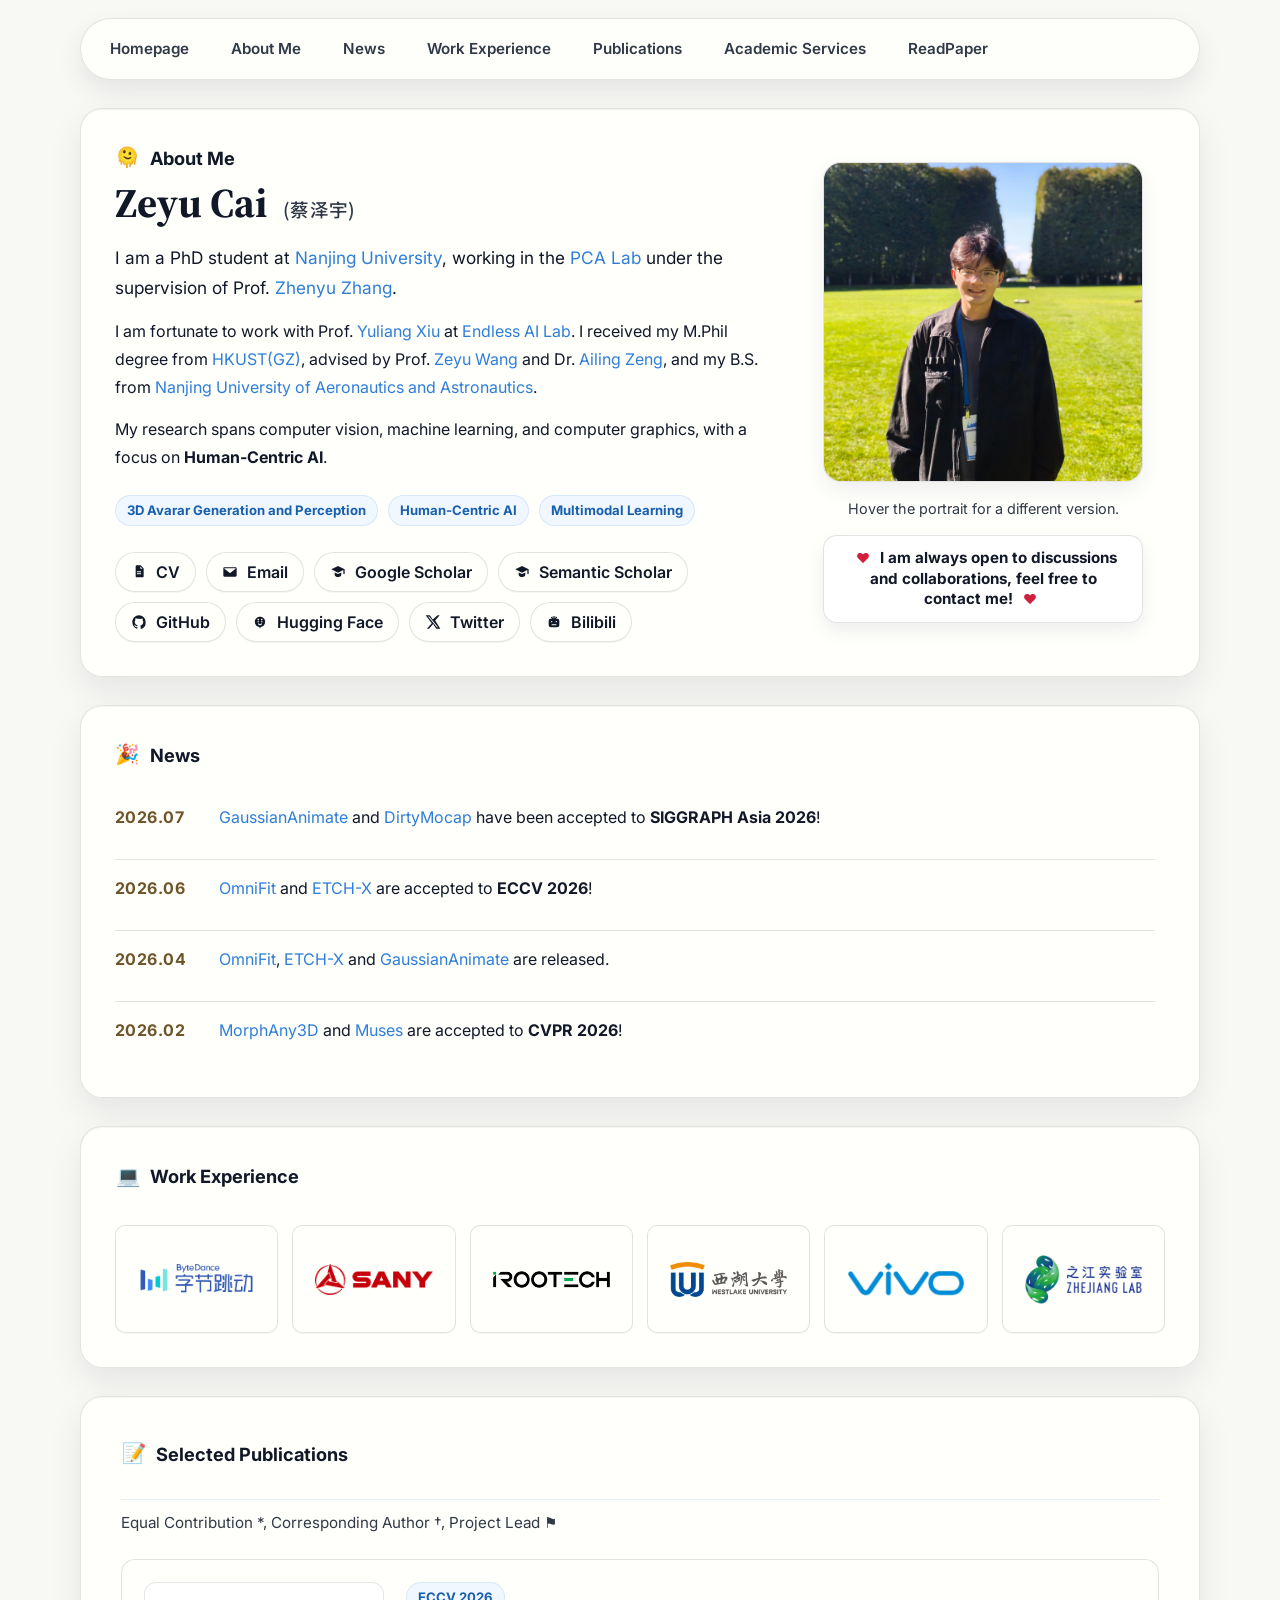
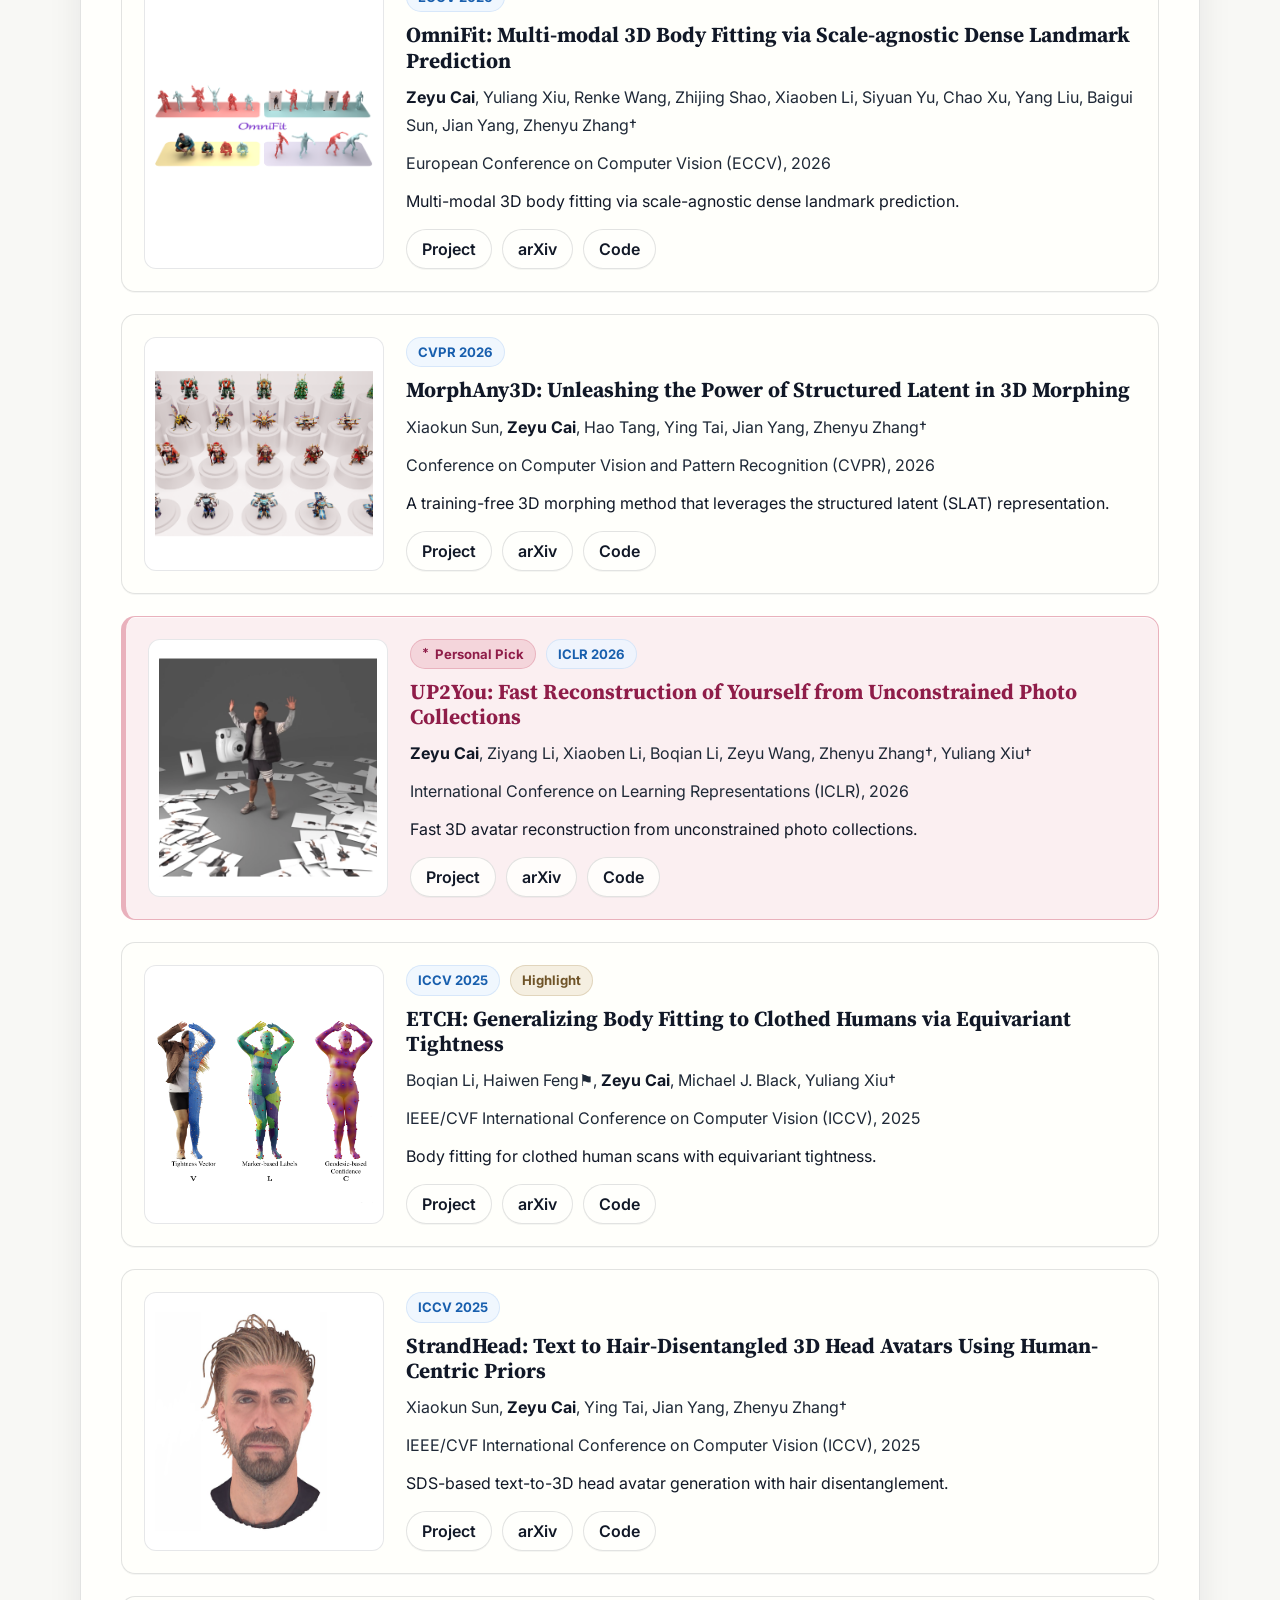
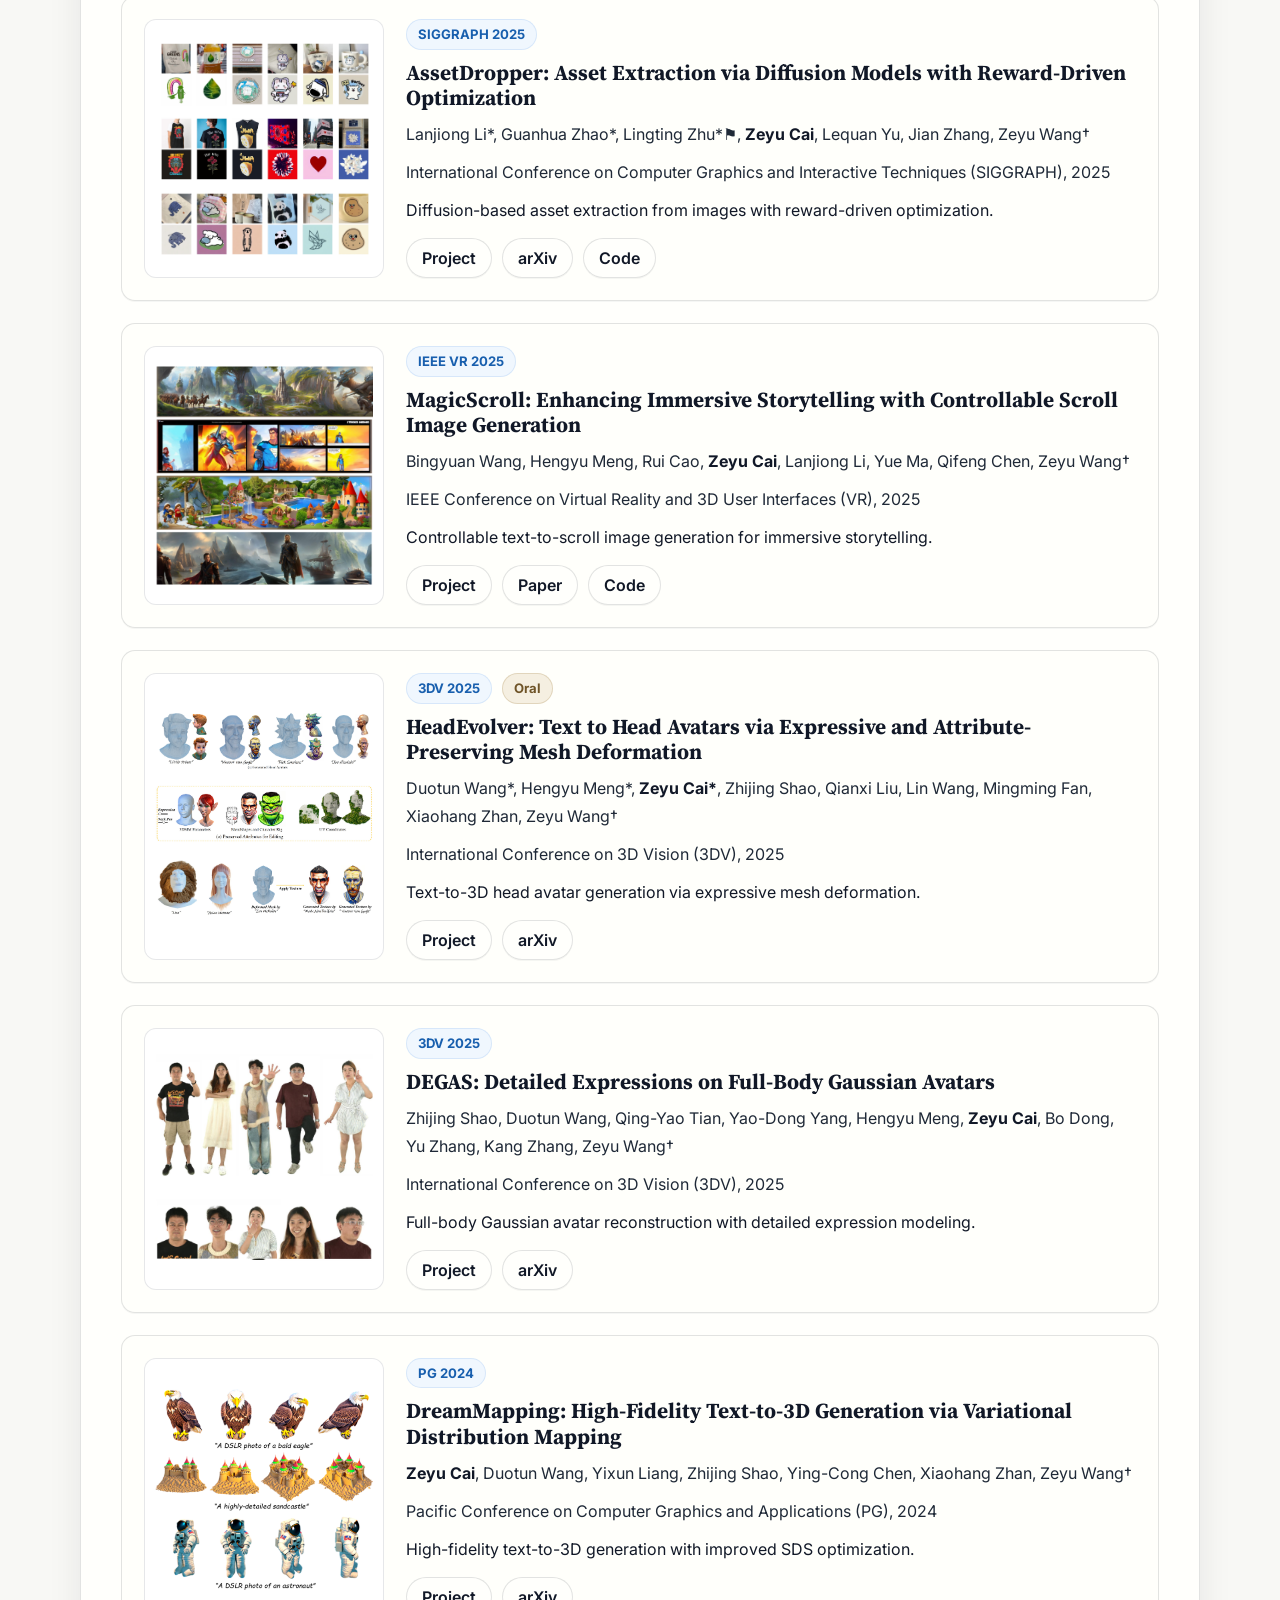
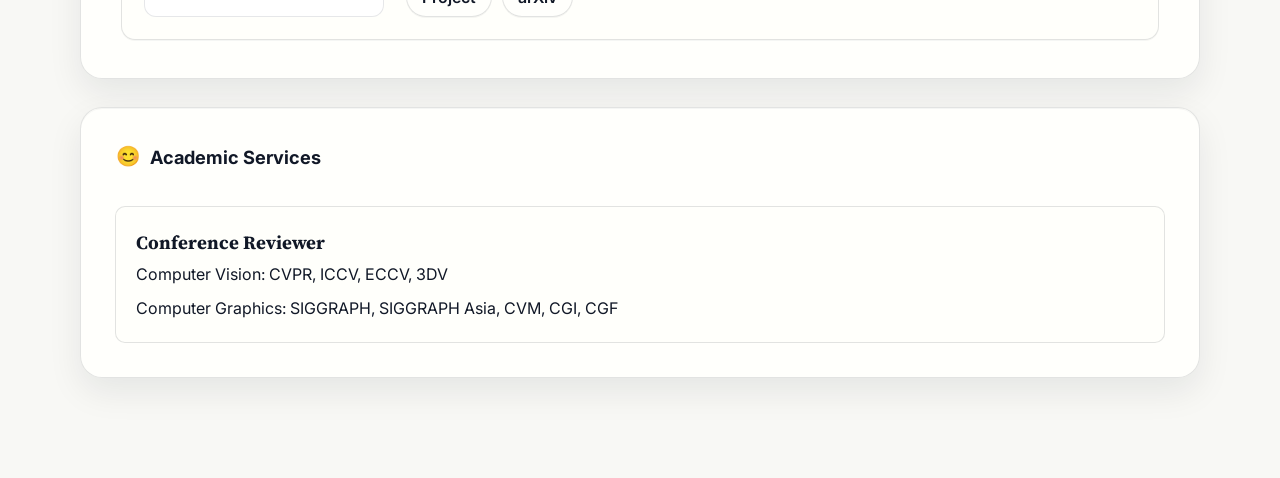
<file: index.html>
<!DOCTYPE html>
<html lang="en">
  <head>
    <meta charset="UTF-8">
    <meta name="viewport" content="width=device-width, initial-scale=1.0">
    <meta
      name="description"
      content="Zeyu Cai is a PhD student at Nanjing University working on human-centric AI, computer vision, and graphics."
    >
    <meta
      name="keywords"
      content="Zeyu Cai, Computer Vision, AIGC, Human Centric AI, Nanjing University"
    >
    <meta name="author" content="Zeyu Cai">
    <meta name="google-site-verification" content="xDNWUvx6Q5EWK5YYSyKvK8DZTmvXhKsGX203Ll-BFFE">
    <title>Zeyu Cai (&#x8521;&#x6CFD;&#x5B87;) | Homepage</title>
    <link rel="icon" type="image/jpeg" href="imgs/common/xiaoxin.jpg">
    <link rel="preconnect" href="https://fonts.googleapis.com">
    <link rel="preconnect" href="https://fonts.gstatic.com" crossorigin>
    <link
      href="https://fonts.googleapis.com/css2?family=Inter:wght@400;500;600;700&family=Noto+Sans+SC:wght@400;500;700&family=Source+Serif+4:opsz,wght@8..60,500;8..60,600;8..60,700&display=swap"
      rel="stylesheet"
    >
    <link rel="stylesheet" href="css/home.css?v=6">
    <script src="script/home.js?v=4" defer></script>
  </head>
  <body>
    <div class="page-glow page-glow-left"></div>
    <div class="page-glow page-glow-right"></div>

    <nav class="top-nav" aria-label="Section navigation">
      <div class="top-nav-inner">
        <a href="#homepage">Homepage</a>
        <a href="#about">About Me</a>
        <a href="#news">News</a>
        <a href="#work">Work Experience</a>
        <a href="#publications">Publications</a>
        <a href="#services">Academic Services</a>
        <a href="./readpaper/">ReadPaper</a>
      </div>
    </nav>

    <main class="page-shell">
      <section class="hero section-card" id="homepage">
        <div class="hero-copy">
          <div class="section-heading" id="about">
            <p class="eyebrow">
              <span class="eyebrow-icon" aria-hidden="true">&#129760;</span>
              About Me
            </p>
          </div>
          <h1>
            Zeyu Cai
            <span class="hero-name-cn">(&#x8521;&#x6CFD;&#x5B87;)</span>
          </h1>
          <p class="hero-lead">
            I am a PhD student at
            <a href="https://www.nju.edu.cn/">Nanjing University</a>, working in the
            <a href="https://jessezhang92.github.io/group.html">PCA Lab</a> under the supervision of Prof. 
            <a href="https://jessezhang92.github.io/">Zhenyu Zhang</a>.
          </p>
          <p>
            I am fortunate to work with Prof. 
            <a href="https://xiuyuliang.cn/">Yuliang Xiu</a> at
            <a href="https://xiuyuliang.cn/group.html">Endless AI Lab</a>.
            I received my M.Phil degree from
            <a href="https://www.hkust-gz.edu.cn/">HKUST(GZ)</a>, advised by Prof. 
            <a href="https://cislab.hkust-gz.edu.cn/members/zeyu-wang/">Zeyu Wang</a> and Dr. 
            <a href="https://ailingzeng.site/">Ailing Zeng</a>, and my B.S. from
            <a href="https://nuaa.edu.cn/">Nanjing University of Aeronautics and Astronautics</a>.
          </p>
          <p>
            My research spans computer vision, machine learning, and computer graphics, with a focus on
            <strong>Human-Centric AI</strong>.
          </p>

          <div class="hero-pills">
            <span>3D Avarar Generation and Perception</span>
            <span>Human-Centric AI</span>
            <span>Multimodal Learning</span>
          </div>

          <div class="hero-links" aria-label="External links">
            <a href="assets/ZeyuCai_CV.pdf">
              <svg viewBox="0 0 24 24" aria-hidden="true">
                <path d="M7 3.75A1.75 1.75 0 0 1 8.75 2h5.19c.46 0 .9.18 1.23.51l3.32 3.32c.33.33.51.77.51 1.23v11.19A1.75 1.75 0 0 1 17.25 20h-8.5A1.75 1.75 0 0 1 7 18.25V3.75Zm7 0v2.5c0 .41.34.75.75.75h2.5L14 3.75ZM9.5 11a.75.75 0 0 0 0 1.5h5a.75.75 0 0 0 0-1.5h-5Zm0 3a.75.75 0 0 0 0 1.5h5a.75.75 0 0 0 0-1.5h-5Z"/>
              </svg>
              <span>CV</span>
            </a>
            <a href="mailto:caizeyu010612@gmail.com">
              <svg viewBox="0 0 24 24" aria-hidden="true">
                <path d="M3.75 5A1.75 1.75 0 0 0 2 6.75v10.5C2 18.22 2.78 19 3.75 19h16.5c.97 0 1.75-.78 1.75-1.75V6.75C22 5.78 21.22 5 20.25 5H3.75Zm0 1.5h16.5a.25.25 0 0 1 .16.44l-7.67 6.29a1.15 1.15 0 0 1-1.48 0L3.59 6.94a.25.25 0 0 1 .16-.44Z"/>
              </svg>
              <span>Email</span>
            </a>
            <a href="https://scholar.google.com/citations?hl=zh-CN&user=iMI53DoAAAAJ">
              <svg viewBox="0 0 24 24" aria-hidden="true">
                <path d="M12 3 2 8l10 5 8-4v6h2V8L12 3Zm-5 9.57V16c0 1.93 3.13 3.5 5 3.5s5-1.57 5-3.5v-3.43l-5 2.5-5-2.5Z"/>
              </svg>
              <span>Google Scholar</span>
            </a>
            <a href="https://www.semanticscholar.org/author/Zeyu-Cai/2349965998">
              <svg viewBox="0 0 24 24" aria-hidden="true">
                <path d="M12 3 2 8l10 5 8-4v6h2V8L12 3Zm-5 9.57V16c0 1.93 3.13 3.5 5 3.5s5-1.57 5-3.5v-3.43l-5 2.5-5-2.5Z"/>
              </svg>
              <span>Semantic Scholar</span>
            </a>
            <a href="https://github.com/zcai0612/">
              <svg viewBox="0 0 24 24" aria-hidden="true">
                <path d="M12 2C6.48 2 2 6.59 2 12.25c0 4.53 2.87 8.37 6.84 9.73.5.1.68-.22.68-.49 0-.24-.01-1.04-.01-1.88-2.78.62-3.37-1.21-3.37-1.21-.46-1.2-1.11-1.52-1.11-1.52-.91-.64.07-.63.07-.63 1 .08 1.53 1.06 1.53 1.06.9 1.57 2.35 1.12 2.92.86.09-.67.35-1.12.63-1.38-2.22-.26-4.56-1.14-4.56-5.08 0-1.12.39-2.03 1.03-2.74-.1-.26-.45-1.3.1-2.71 0 0 .84-.28 2.75 1.05A9.3 9.3 0 0 1 12 7.3c.85 0 1.71.12 2.51.36 1.91-1.33 2.75-1.05 2.75-1.05.55 1.41.2 2.45.1 2.71.64.71 1.03 1.62 1.03 2.74 0 3.95-2.34 4.81-4.57 5.07.36.32.68.94.68 1.9 0 1.37-.01 2.47-.01 2.81 0 .27.18.59.69.49A10.26 10.26 0 0 0 22 12.25C22 6.59 17.52 2 12 2Z"/>
              </svg>
              <span>GitHub</span>
            </a>
            <a href="https://huggingface.co/Co2y">
              <svg viewBox="0 0 24 24" aria-hidden="true">
                <path d="M12 4.25c-4.28 0-7.75 3.41-7.75 7.62 0 3.97 3.08 7.22 7 7.58v1.05a.75.75 0 0 0 1.5 0v-1.05c3.92-.36 7-3.61 7-7.58 0-4.21-3.47-7.62-7.75-7.62Zm-2.8 6.35a1 1 0 1 1 0 2 1 1 0 0 1 0-2Zm5.6 0a1 1 0 1 1 0 2 1 1 0 0 1 0-2Zm-5.36 3.57a.75.75 0 0 1 1.03.25c.29.47.83.78 1.51.78.68 0 1.22-.31 1.51-.78a.75.75 0 1 1 1.28.78c-.56.91-1.57 1.5-2.79 1.5-1.22 0-2.23-.59-2.79-1.5a.75.75 0 0 1 .25-1.03ZM8.26 7.7c.23-.48.81-.69 1.28-.46.18.09.4.2.64.35.44.26.59.84.33 1.28a.93.93 0 0 1-1.26.34 9 9 0 0 0-.5-.27.93.93 0 0 1-.49-1.24Zm7.48 0a.93.93 0 0 1-.49 1.24c-.14.06-.31.15-.5.27a.93.93 0 0 1-1.26-.34.93.93 0 0 1 .33-1.28c.24-.15.46-.26.64-.35.47-.23 1.05-.02 1.28.46Z"/>
              </svg>
              <span>Hugging Face</span>
            </a>
            <a href="https://x.com/ZeyuCai111168">
              <svg viewBox="0 0 24 24" aria-hidden="true">
                <path d="M18.9 2H22l-6.77 7.74L23 22h-6.1l-4.78-6.97L6.02 22H2.9l7.24-8.28L1 2h6.25l4.32 6.39L18.9 2Zm-1.07 18h1.69L6.33 3.9H4.52L17.83 20Z"/>
              </svg>
              <span>Twitter</span>
            </a>
            <a href="https://space.bilibili.com/34589784?spm_id_from=333.6.0.0">
              <svg viewBox="0 0 24 24" aria-hidden="true">
                <path d="M7.5 4.5a.75.75 0 0 1 1.06 0L10 5.94V3.75a.75.75 0 0 1 1.5 0v3h1V3.75a.75.75 0 0 1 1.5 0v2.19l1.44-1.44a.75.75 0 1 1 1.06 1.06L15.06 7H17a3 3 0 0 1 3 3v6.25A3.75 3.75 0 0 1 16.25 20h-8.5A3.75 3.75 0 0 1 4 16.25V10a3 3 0 0 1 3-3h1.94L7.5 5.56a.75.75 0 0 1 0-1.06ZM8.5 10.5a1 1 0 1 0 0 2 1 1 0 0 0 0-2Zm7 0a1 1 0 1 0 0 2 1 1 0 0 0 0-2ZM9 15.25a.75.75 0 0 0 0 1.5h6a.75.75 0 0 0 0-1.5H9Z"/>
              </svg>
              <span>Bilibili</span>
            </a>
          </div>
        </div>

        <aside class="hero-portrait">
          <div class="portrait-card" data-avatar-swap tabindex="0">
            <img src="imgs/common/me.jpg" alt="Portrait of Zeyu Cai" width="3072" height="4096" style="width: 100%; height: 100%; object-fit: cover; object-position: center bottom;">
            <img class="portrait-overlay" src="imgs/common/me_cartoon.png" alt="Cartoon portrait of Zeyu Cai" width="1086" height="1448" style="width: 100%; height: 100%; object-fit: cover; object-position: center bottom;">
          </div>
          <p class="portrait-note">Hover the portrait for a different version.</p>
          <p class="recent-status">
            <span class="recent-status-heart" aria-hidden="true">&#10084;</span>
            I am always open to discussions and collaborations, feel free to contact me!
            <span class="recent-status-heart" aria-hidden="true">&#10084;</span>
          </p>
        </aside>
      </section>

      <section class="section-card" id="news">
        <div class="section-heading">
          <p class="eyebrow">
            <span class="eyebrow-icon" aria-hidden="true">&#127881;</span>
            News
          </p>
        </div>
        <div class="news-scroll" aria-label="Latest news">
          <div class="news-list">
            <article class="news-item">
              <p class="news-date">2026.07</p>
              <p><a href="https://cookmaker.cn/gaussianimate/">GaussianAnimate</a> and <a href="https://zcai0612.github.io/">DirtyMocap</a> have been accepted to <strong>SIGGRAPH Asia 2026</strong>!</p>
            </article>
            <article class="news-item">
              <p class="news-date">2026.06</p>
              <p><a href="https://zcai0612.github.io/OmniFit/">OmniFit</a> and <a href="https://xiaobenli00.github.io/ETCH-X/">ETCH-X</a> are accepted to <strong>ECCV 2026</strong>!</p>
            </article>
            <article class="news-item">
              <p class="news-date">2026.04</p>
              <p><a href="https://zcai0612.github.io/OmniFit/">OmniFit</a>, <a href="https://xiaobenli00.github.io/ETCH-X/">ETCH-X</a> and <a href="https://cookmaker.cn/gaussianimate/">GaussianAnimate</a> are released.
            </article>
            <article class="news-item">
              <p class="news-date">2026.02</p>
              <p><a href="https://xiaokunsun.github.io/MorphAny3D.github.io/">MorphAny3D</a> and <a href="https://luhexiao.github.io/Muses.github.io/">Muses</a> are accepted to <strong>CVPR 2026</strong>!</p>
            </article>
            <article class="news-item">
              <p class="news-date">2026.01</p>
              <p><a href="https://zcai0612.github.io/UP2You/">UP2You</a> is accepted to <strong>ICLR 2026</strong>!</p>
            </article>
            <article class="news-item">
              <p class="news-date">2025.09</p>
              <p>My Ph.D student life at Nanjing University begins, supervised by Prof. <a href="https://jessezhang92.github.io/">Zhenyu Zhang</a>, wish me luck!</p>
            </article>
            <article class="news-item">
              <p class="news-date">2025.07</p>
              <p>I successfully obtain my M.Phil degree from HKUST(GZ). Thanks Prof. <a href="https://cislab.hkust-gz.edu.cn/members/zeyu-wang/">Zeyu Wang</a> and Dr.
            <a href="https://ailingzeng.site/">Ailing Zeng</a> for their help.</p>
            </article>
            <article class="news-item">
              <p class="news-date">2025.06</p>
              <p><a href="https://xiaokunsun.github.io/StrandHead.github.io/">StrandHead</a> and <a href="https://boqian-li.github.io/ETCH/">ETCH</a> are accepted to <strong>ICCV 2025</strong>! <a href="https://boqian-li.github.io/ETCH/">ETCH</a> is selected as <strong>Highlight Paper</strong>!</p>
            </article>
            <article class="news-item">
              <p class="news-date">2025.03</p>
              <p>I start to be a visiting student at <a href="https://xiuyuliang.cn/group.html">Endless AI Lab</a>, supervised by Prof. <a href="https://xiuyuliang.cn/">Yuliang Xiu</a>.</p>
            </article>
          </div>
        </div>
      </section>

      <section class="section-card" id="work">
        <div class="section-heading">
          <p class="eyebrow">
            <span class="eyebrow-icon" aria-hidden="true">&#128187;</span>
            Work Experience
          </p>
        </div>
        <div class="work-logo-strip" aria-label="Work experience organizations">
          <a class="work-logo logo-wide" href="https://www.bytedance.com/" target="_blank" rel="noopener noreferrer" aria-label="ByteDance">
            <img src="imgs/work/bytedance.png" alt="ByteDance" loading="lazy">
          </a>
          <a class="work-logo logo-compact" href="https://www.sanygroup.com/" target="_blank" rel="noopener noreferrer" aria-label="SANY">
            <img src="imgs/work/sany.png" alt="SANY" loading="lazy">
          </a>
          <a class="work-logo logo-wide" href="https://www.irootech.com/" target="_blank" rel="noopener noreferrer" aria-label="IROOTECH">
            <img src="imgs/work/irootech.svg" alt="IROOTECH" loading="lazy">
          </a>
          <a class="work-logo" href="https://www.westlake.edu.cn/" target="_blank" rel="noopener noreferrer" aria-label="Westlake University">
            <img src="imgs/work/westlake.png" alt="Westlake University" loading="lazy">
          </a>
          <a class="work-logo logo-tall" href="https://mobile.vivo.com/" target="_blank" rel="noopener noreferrer" aria-label="vivo">
            <img src="imgs/work/vivo.png" alt="vivo" loading="lazy">
          </a>
          <a class="work-logo" href="https://www.zhejianglab.org/" target="_blank" rel="noopener noreferrer" aria-label="Zhejiang Lab">
            <img src="imgs/work/zjlab.png" alt="Zhejiang Lab" loading="lazy">
          </a>
        </div>
      </section>

      <section class="section-card publications-section" id="publications">
        <div class="section-heading">
          <p class="eyebrow">
            <span class="eyebrow-icon" aria-hidden="true">&#128221;</span>
            Selected Publications
          </p>
        </div>
        <p class="annotation">
          Equal Contribution *, Corresponding Author &dagger;, Project Lead &#9873;
        </p>

        <div class="projects">
          <article class="project">
            <a class="project-media" href="https://zcai0612.github.io/OmniFit/"  data-hover-preview>
              <img src="imgs/projects/OmniFit.png" alt="OmniFit project teaser">
              <video muted loop playsinline preload="metadata">
                <source src="imgs/projects/OmniFit.mp4" type="video/mp4">
              </video>
            </a>
            <div class="project-body">
              <div class="project-meta">
                <span class="tag">ECCV 2026</span>
              </div>
              <h3>
                <a href="https://zcai0612.github.io/OmniFit/">
                  OmniFit: Multi-modal 3D Body Fitting via Scale-agnostic Dense Landmark Prediction
                </a>
              </h3>
              <p class="authors">
                <strong>Zeyu Cai</strong>, Yuliang Xiu, Renke Wang, Zhijing Shao, Xiaoben Li, Siyuan Yu,
                Chao Xu, Yang Liu, Baigui Sun, Jian Yang, Zhenyu Zhang&dagger;
              </p>
              <p class="venue">European Conference on Computer Vision (ECCV), 2026</p>
              <p>Multi-modal 3D body fitting via scale-agnostic dense landmark prediction.</p>
              <p class="links">
                <a href="https://zcai0612.github.io/OmniFit/">Project</a>
                <a href="https://arxiv.org/abs/2604.21575">arXiv</a>
                <a href="https://github.com/zcai0612/OmniFit">Code</a>
              </p>
            </div>
          </article>

          <article class="project">
            <a class="project-media" href="https://xiaokunsun.github.io/MorphAny3D.github.io/" data-hover-preview>
              <img src="imgs/projects/MorphAny3D.png" alt="MorphAny3D project teaser">
              <video muted loop playsinline preload="metadata">
                <source src="imgs/projects/MorphAny3D.mp4" type="video/mp4">
              </video>
            </a>
            <div class="project-body">
              <div class="project-meta">
                <span class="tag">CVPR 2026</span>
              </div>
              <h3>
                <a href="https://xiaokunsun.github.io/MorphAny3D.github.io/">
                  MorphAny3D: Unleashing the Power of Structured Latent in 3D Morphing
                </a>
              </h3>
              <p class="authors">
                Xiaokun Sun, <strong>Zeyu Cai</strong>, Hao Tang, Ying Tai, Jian Yang, Zhenyu Zhang&dagger;
              </p>
              <p class="venue">Conference on Computer Vision and Pattern Recognition (CVPR), 2026</p>
              <p>A training-free 3D morphing method that leverages the structured latent (SLAT) representation.</p>
              <p class="links">
                <a href="https://xiaokunsun.github.io/MorphAny3D.github.io/">Project</a>
                <a href="https://arxiv.org/abs/2601.00204">arXiv</a>
                <a href="https://github.com/XiaokunSun/MorphAny3D">Code</a>
              </p>
            </div>
          </article>


        <div class="projects">
          <article class="project project-featured">
            <a class="project-media" href="https://zcai0612.github.io/UP2You/" data-hover-preview>
              <img src="imgs/projects/UP2You.png" alt="UP2You project teaser">
              <video muted loop playsinline preload="metadata">
                <source src="imgs/projects/UP2You.mp4" type="video/mp4">
              </video>
            </a>
            <div class="project-body">
              <div class="project-meta">
                <span class="tag tag-strong">Personal Pick</span>
                <span class="tag">ICLR 2026</span>
              </div>
              <h3>
                <a href="https://zcai0612.github.io/UP2You/">
                  UP2You: Fast Reconstruction of Yourself from Unconstrained Photo Collections
                </a>
              </h3>
              <p class="authors">
                <strong>Zeyu Cai</strong>, Ziyang Li, Xiaoben Li, Boqian Li, Zeyu Wang, Zhenyu Zhang&dagger;, Yuliang Xiu&dagger;
              </p>
              <p class="venue">International Conference on Learning Representations (ICLR), 2026</p>
              <p>Fast 3D avatar reconstruction from unconstrained photo collections.</p>
              <p class="links">
                <a href="https://zcai0612.github.io/UP2You/">Project</a>
                <a href="https://arxiv.org/abs/2509.24817">arXiv</a>
                <a href="https://github.com/zcai0612/UP2You">Code</a>
              </p>
            </div>
          </article>

          <article class="project">
            <a class="project-media" href="https://boqian-li.github.io/ETCH/" data-hover-preview>
              <img src="imgs/projects/ETCH.png" alt="ETCH project teaser">
              <video muted loop playsinline preload="metadata">
                <source src="imgs/projects/ETCH.mp4" type="video/mp4">
              </video>
            </a>
            <div class="project-body">
              <div class="project-meta">
                <span class="tag">ICCV 2025</span>
                <span class="tag tag-accent">Highlight</span>
              </div>
              <h3>
                <a href="https://boqian-li.github.io/ETCH/">
                  ETCH: Generalizing Body Fitting to Clothed Humans via Equivariant Tightness
                </a>
              </h3>
              <p class="authors">Boqian Li, Haiwen Feng&#9873;, <strong>Zeyu Cai</strong>, Michael J. Black, Yuliang Xiu&dagger;</p>
              <p class="venue">IEEE/CVF International Conference on Computer Vision (ICCV), 2025</p>
              <p>Body fitting for clothed human scans with equivariant tightness.</p>
              <p class="links">
                <a href="https://boqian-li.github.io/ETCH/">Project</a>
                <a href="https://arxiv.org/abs/2503.10624">arXiv</a>
                <a href="https://github.com/boqian-li/ETCH">Code</a>
              </p>
            </div>
          </article>

          <article class="project">
            <a class="project-media" href="https://xiaokunsun.github.io/StrandHead.github.io/" data-hover-preview>
              <img src="imgs/projects/StrandHead.png" alt="StrandHead project teaser">
              <video muted loop playsinline preload="metadata">
                <source src="imgs/projects/StrandHead.mp4" type="video/mp4">
              </video>
            </a>
            <div class="project-body">
              <div class="project-meta">
                <span class="tag">ICCV 2025</span>
              </div>
              <h3>
                <a href="https://xiaokunsun.github.io/StrandHead.github.io/">
                  StrandHead: Text to Hair-Disentangled 3D Head Avatars Using Human-Centric Priors
                </a>
              </h3>
              <p class="authors">Xiaokun Sun, <strong>Zeyu Cai</strong>, Ying Tai, Jian Yang, Zhenyu Zhang&dagger;</p>
              <p class="venue">IEEE/CVF International Conference on Computer Vision (ICCV), 2025</p>
              <p>SDS-based text-to-3D head avatar generation with hair disentanglement.</p>
              <p class="links">
                <a href="https://xiaokunsun.github.io/StrandHead.github.io/">Project</a>
                <a href="https://arxiv.org/abs/2412.11586">arXiv</a>
                <a href="https://github.com/XiaokunSun/StrandHead">Code</a>
              </p>
            </div>
          </article>

          <article class="project">
            <a class="project-media" href="https://assetdropper.github.io/">
              <img src="imgs/projects/AssetDropper.png" alt="AssetDropper project teaser">
            </a>
            <div class="project-body">
              <div class="project-meta">
                <span class="tag">SIGGRAPH 2025</span>
              </div>
              <h3>
                <a href="https://assetdropper.github.io/">
                  AssetDropper: Asset Extraction via Diffusion Models with Reward-Driven Optimization
                </a>
              </h3>
              <p class="authors">
                Lanjiong Li*, Guanhua Zhao*, Lingting Zhu*&#9873;, <strong>Zeyu Cai</strong>, Lequan Yu, Jian Zhang, Zeyu Wang&dagger;
              </p>
              <p class="venue">International Conference on Computer Graphics and Interactive Techniques (SIGGRAPH), 2025</p>
              <p>Diffusion-based asset extraction from images with reward-driven optimization.</p>
              <p class="links">
                <a href="https://assetdropper.github.io/">Project</a>
                <a href="https://arxiv.org/abs/2506.07738">arXiv</a>
                <a href="https://github.com/Lanjiong-Li/AssetDropper">Code</a>
              </p>
            </div>
          </article>

          <article class="project">
            <a class="project-media" href="https://magicscroll.github.io/">
              <img src="imgs/projects/MagicScroll.png" alt="MagicScroll project teaser">
            </a>
            <div class="project-body">
              <div class="project-meta">
                <span class="tag">IEEE VR 2025</span>
              </div>
              <h3>
                <a href="https://magicscroll.github.io/">
                  MagicScroll: Enhancing Immersive Storytelling with Controllable Scroll Image Generation
                </a>
              </h3>
              <p class="authors">
                Bingyuan Wang, Hengyu Meng, Rui Cao, <strong>Zeyu Cai</strong>, Lanjiong Li, Yue Ma, Qifeng Chen, Zeyu Wang&dagger;
              </p>
              <p class="venue">IEEE Conference on Virtual Reality and 3D User Interfaces (VR), 2025</p>
              <p>Controllable text-to-scroll image generation for immersive storytelling.</p>
              <p class="links">
                <a href="https://magicscroll.github.io/">Project</a>
                <a href="https://cislab.hkust-gz.edu.cn/publications/magicscroll-enhancing-immersive-storytelling-with-controllable-scroll-image-generation/">Paper</a>
                <a href="https://github.com/transient-saliency/MagicScroll">Code</a>
              </p>
            </div>
          </article>

          <article class="project">
            <a class="project-media" href="https://www.duotun-wang.co.uk/HeadEvolver/">
              <img src="imgs/projects/HeadEvolver.png" alt="HeadEvolver project teaser">
            </a>
            <div class="project-body">
              <div class="project-meta">
                <span class="tag">3DV 2025</span>
                <span class="tag tag-accent">Oral</span>
              </div>
              <h3>
                <a href="https://www.duotun-wang.co.uk/HeadEvolver/">
                  HeadEvolver: Text to Head Avatars via Expressive and Attribute-Preserving Mesh Deformation
                </a>
              </h3>
              <p class="authors">
                Duotun Wang*, Hengyu Meng*, <strong>Zeyu Cai*</strong>, Zhijing Shao, Qianxi Liu, Lin Wang, Mingming Fan,
                Xiaohang Zhan, Zeyu Wang&dagger;
              </p>
              <p class="venue">International Conference on 3D Vision (3DV), 2025</p>
              <p>Text-to-3D head avatar generation via expressive mesh deformation.</p>
              <p class="links">
                <a href="https://www.duotun-wang.co.uk/HeadEvolver/">Project</a>
                <a href="https://arxiv.org/abs/2403.09326">arXiv</a>
              </p>
            </div>
          </article>

          <article class="project">
            <a class="project-media" href="https://initialneil.github.io/DEGAS/" data-hover-preview>
              <img src="imgs/projects/DEGAS.png" alt="DEGAS project teaser">
              <video muted loop playsinline preload="metadata">
                <source src="imgs/projects/DEGAS.mp4" type="video/mp4">
              </video>
            </a>
            <div class="project-body">
              <div class="project-meta">
                <span class="tag">3DV 2025</span>
              </div>
              <h3>
                <a href="https://initialneil.github.io/DEGAS/">
                  DEGAS: Detailed Expressions on Full-Body Gaussian Avatars
                </a>
              </h3>
              <p class="authors">
                Zhijing Shao, Duotun Wang, Qing-Yao Tian, Yao-Dong Yang, Hengyu Meng, <strong>Zeyu Cai</strong>, Bo Dong,
                Yu Zhang, Kang Zhang, Zeyu Wang&dagger;
              </p>
              <p class="venue">International Conference on 3D Vision (3DV), 2025</p>
              <p>Full-body Gaussian avatar reconstruction with detailed expression modeling.</p>
              <p class="links">
                <a href="https://initialneil.github.io/DEGAS/">Project</a>
                <a href="https://arxiv.org/abs/2408.10588">arXiv</a>
              </p>
            </div>
          </article>

          <article class="project">
            <a class="project-media" href="https://zcai0612.github.io/DreamMapping/">
              <img src="imgs/projects/DreamMapping.png" alt="DreamMapping project teaser">
            </a>
            <div class="project-body">
              <div class="project-meta">
                <span class="tag">PG 2024</span>
              </div>
              <h3>
                <a href="https://zcai0612.github.io/DreamMapping/">
                  DreamMapping: High-Fidelity Text-to-3D Generation via Variational Distribution Mapping
                </a>
              </h3>
              <p class="authors">
                <strong>Zeyu Cai</strong>, Duotun Wang, Yixun Liang, Zhijing Shao, Ying-Cong Chen, Xiaohang Zhan, Zeyu Wang&dagger;
              </p>
              <p class="venue">Pacific Conference on Computer Graphics and Applications (PG), 2024</p>
              <p>High-fidelity text-to-3D generation with improved SDS optimization.</p>
              <p class="links">
                <a href="https://zcai0612.github.io/DreamMapping/">Project</a>
                <a href="https://arxiv.org/abs/2409.05099">arXiv</a>
              </p>
            </div>
          </article>
        </div>
      </section>

      <section class="section-card" id="services">
        <div class="section-heading">
          <p class="eyebrow">
            <span class="eyebrow-icon" aria-hidden="true">&#128522;</span>
            Academic Services
          </p>
        </div>
        <div class="service-grid">
          <div>
            <h3>Conference Reviewer</h3>
            <p>Computer Vision: CVPR, ICCV, ECCV, 3DV</p>
            <p>Computer Graphics: SIGGRAPH, SIGGRAPH Asia, CVM, CGI, CGF</p>
          </div>
        </div>
      </section>
    </main>
  </body>
</html>
</file>
<file: css/home.css>
:root {
  --bg: #f8f8f5;
  --surface: rgba(255, 255, 252, 0.96);
  --surface-strong: #fffffc;
  --text: #111827;
  --muted: #303946;
  --line: rgba(17, 24, 39, 0.12);
  --primary: #2f7ed8;
  --primary-strong: #185fae;
  --accent: #9a753a;
  --accent-strong: #6f5428;
  --fresh: #eef6ff;
  --fresh-strong: #d5e9ff;
  --pick: #c43a56;
  --pick-strong: #8f1d49;
  --pick-soft: #f9e6ea;
  --shadow: 0 14px 34px rgba(17, 24, 39, 0.08);
  --shadow-soft: 0 8px 22px rgba(17, 24, 39, 0.07);
  --radius-xl: 22px;
  --radius-lg: 14px;
  --radius-md: 10px;
  --content-width: 1120px;
}

* {
  box-sizing: border-box;
}

html {
  scroll-behavior: smooth;
}

body {
  margin: 0;
  min-height: 100vh;
  font-family: "Inter", "Noto Sans SC", "Segoe UI", sans-serif;
  color: var(--text);
  background-color: var(--bg);
  background-image: none;
  line-height: 1.75;
}

img,
video {
  display: block;
  width: 100%;
}

a {
  color: var(--primary);
  text-decoration: none;
  transition: color 160ms ease, transform 160ms ease;
}

a:hover,
a:focus-visible {
  color: var(--accent-strong);
}

p,
h1,
h2,
h3 {
  margin: 0;
}

.page-shell {
  width: min(calc(100% - 32px), var(--content-width));
  margin: 0 auto;
  padding: 108px 0 72px;
}

.top-nav {
  position: fixed;
  top: 18px;
  z-index: 1000;
  left: 0;
  right: 0;
  display: flex;
  justify-content: center;
  pointer-events: none;
}

.top-nav-inner {
  width: min(calc(100% - 32px), var(--content-width));
  display: flex;
  align-items: center;
  gap: 8px;
  padding: 10px 12px;
  overflow-x: auto;
  white-space: nowrap;
  border: 1px solid rgba(17, 24, 39, 0.12);
  border-radius: 999px;
  background: rgba(255, 255, 252, 0.86);
  box-shadow: 0 12px 28px rgba(17, 24, 39, 0.08);
  backdrop-filter: blur(18px);
  scrollbar-width: none;
  pointer-events: auto;
}

.top-nav-inner::-webkit-scrollbar {
  display: none;
}

.top-nav a {
  display: inline-flex;
  align-items: center;
  justify-content: center;
  min-height: 40px;
  padding: 0 16px;
  border-radius: 999px;
  border: 1px solid transparent;
  color: var(--muted);
  font-size: 0.95rem;
  font-weight: 600;
  transition:
    color 160ms ease,
    background-color 160ms ease,
    border-color 160ms ease,
    transform 160ms ease,
    box-shadow 160ms ease;
}

.top-nav a:hover,
.top-nav a:focus-visible {
  background: rgba(238, 246, 255, 0.9);
  border-color: rgba(47, 126, 216, 0.16);
  color: var(--primary-strong);
  transform: translateY(-1px);
}

.page-glow {
  display: none;
}

.section-card {
  position: relative;
  margin-bottom: 28px;
  padding: 34px;
  border: 1px solid var(--line);
  border-radius: var(--radius-xl);
  background: var(--surface);
  backdrop-filter: blur(12px);
  box-shadow: var(--shadow);
}

.section-card::before {
  content: "";
  position: absolute;
  inset: 0;
  border-radius: inherit;
  border-top: 1px solid rgba(17, 24, 39, 0.04);
  pointer-events: none;
}

.publications-section {
  padding: 42px 40px 38px;
  border-color: rgba(17, 24, 39, 0.12);
  background: var(--surface);
  box-shadow: var(--shadow);
}

.hero {
  display: grid;
  grid-template-columns: minmax(0, 1.45fr) minmax(260px, 0.8fr);
  gap: 28px;
  align-items: center;
}

.hero-copy .section-heading {
  margin-bottom: 8px;
}

.hero-copy .section-heading .eyebrow {
  margin-bottom: 0;
}

.eyebrow {
  display: inline-flex;
  align-items: center;
  gap: 8px;
  margin-bottom: 10px;
  color: var(--text);
  font-size: 1.14rem;
  font-weight: 700;
  letter-spacing: 0;
  text-transform: none;
}

.eyebrow-icon {
  display: inline-block;
  width: 1.35em;
  font-size: 1.08em;
  line-height: 1;
  text-align: center;
  transform: translateY(-0.03em);
}

.hero h1,
.project h3,
.service-grid h3 {
  font-family: "Source Serif 4", Georgia, "Times New Roman", serif;
  letter-spacing: 0;
}

.hero h1 {
  display: flex;
  flex-wrap: wrap;
  align-items: baseline;
  gap: 10px 16px;
  margin-bottom: 18px;
  color: #111827;
  font-size: clamp(2.2rem, 3.2vw, 3.45rem);
  font-weight: 700;
  line-height: 1.02;
}

.hero-name-cn {
  color: var(--muted);
  font-family: "Noto Sans SC", "Inter", sans-serif;
  font-size: clamp(1.05rem, 1.45vw, 1.3rem);
  font-weight: 500;
  letter-spacing: 0.02em;
}

.hero-copy p + p {
  margin-top: 14px;
}

.hero-lead {
  max-width: 60ch;
  font-size: 1.08rem;
}

.hero-pills,
.hero-links,
.project-meta,
.links {
  display: flex;
  flex-wrap: wrap;
  gap: 10px;
}

.hero-pills {
  margin-top: 24px;
}

.hero-pills span,
.tag {
  display: inline-flex;
  align-items: center;
  padding: 6px 11px;
  border: 1px solid rgba(47, 126, 216, 0.13);
  border-radius: 999px;
  background: rgba(238, 246, 255, 0.86);
  color: var(--primary-strong);
  font-size: 0.82rem;
  font-weight: 700;
  line-height: 1.25;
}

.tag-strong {
  background: rgba(196, 58, 86, 0.14);
  color: var(--pick-strong);
  border-color: rgba(196, 58, 86, 0.22);
}

.tag-strong::before {
  content: "*";
  margin-right: 6px;
  font-size: 0.78rem;
  line-height: 1;
}

.tag-accent {
  background: rgba(245, 239, 224, 0.95);
  color: var(--accent-strong);
  border-color: rgba(154, 117, 58, 0.22);
}

.hero-links {
  margin-top: 26px;
}

.hero-links a,
.links a {
  display: inline-flex;
  align-items: center;
  justify-content: center;
  min-height: 40px;
  padding: 0 15px;
  border: 1px solid var(--line);
  border-radius: 999px;
  background: rgba(255, 255, 252, 0.9);
  color: var(--text);
  font-weight: 600;
  box-shadow: 0 1px 0 rgba(17, 24, 39, 0.04);
}

.hero-links a {
  gap: 9px;
  justify-content: flex-start;
}

.hero-links a svg {
  width: 16px;
  height: 16px;
  flex: 0 0 16px;
  fill: currentColor;
}

.hero-links a:hover,
.hero-links a:focus-visible,
.links a:hover,
.links a:focus-visible {
  border-color: rgba(47, 126, 216, 0.3);
  background: rgba(246, 251, 255, 0.98);
  color: var(--primary-strong);
  transform: translateY(-1px);
  box-shadow: 0 8px 18px rgba(17, 24, 39, 0.08);
}

.hero-portrait {
  display: grid;
  gap: 14px;
  justify-items: center;
}

.portrait-card {
  position: relative;
  width: min(100%, 320px);
  aspect-ratio: 1 / 1;
  overflow: hidden;
  border: 1px solid rgba(17, 24, 39, 0.12);
  border-radius: 18px;
  background: #ffffff;
  box-shadow: var(--shadow-soft);
}

.portrait-card img {
  height: 100%;
  object-fit: cover;
}

.portrait-overlay {
  position: absolute;
  inset: 0;
  opacity: 0;
  transition: opacity 220ms ease;
}

.portrait-card.is-swapped .portrait-overlay,
.portrait-card:hover .portrait-overlay,
.portrait-card:focus-within .portrait-overlay {
  opacity: 1;
}

.portrait-note {
  color: var(--muted);
  font-size: 0.9rem;
}

.recent-status {
  display: block;
  width: min(100%, 320px);
  padding: 12px 18px;
  border: 1px solid rgba(17, 24, 39, 0.12);
  border-radius: var(--radius-lg);
  background: #ffffff;
  box-shadow: 0 8px 20px rgba(17, 24, 39, 0.07);
  color: var(--text);
  font-size: 0.95rem;
  font-weight: 700;
  line-height: 1.35;
  text-align: center;
}

.recent-status-heart {
  display: inline-block;
  margin: 0 6px;
  color: #d21f3c;
  font-size: 0.9em;
  transform: translateY(-0.02em);
}

.section-heading {
  max-width: 720px;
  margin-bottom: 22px;
}

.publications-section .section-heading {
  max-width: none;
  margin-bottom: 10px;
  padding-bottom: 18px;
  border-bottom: 1px solid rgba(47, 126, 216, 0.12);
}

.news-scroll {
  position: relative;
  max-height: 260px;
  overflow-y: auto;
  padding-right: 10px;
  mask-image: linear-gradient(to bottom, #000 0, #000 calc(100% - 18px), transparent 100%);
}

.news-list {
  display: grid;
  gap: 14px;
}

.news-item {
  display: grid;
  grid-template-columns: 88px minmax(0, 1fr);
  gap: 16px;
  align-items: start;
  padding: 14px 0;
  border-top: 1px solid var(--line);
}

.news-item:first-child {
  padding-top: 0;
  border-top: 0;
}

.news-date {
  color: var(--accent-strong);
  font-family: "Inter", "Noto Sans SC", sans-serif;
  font-weight: 700;
  letter-spacing: 0.03em;
}

.news-scroll::-webkit-scrollbar {
  width: 8px;
}

.news-scroll::-webkit-scrollbar-track {
  background: rgba(17, 24, 39, 0.06);
  border-radius: 999px;
}

.news-scroll::-webkit-scrollbar-thumb {
  background: rgba(17, 24, 39, 0.24);
  border-radius: 999px;
}

.news-scroll::-webkit-scrollbar-thumb:hover {
  background: rgba(17, 24, 39, 0.38);
}

.work-logo-strip {
  display: grid;
  grid-template-columns: repeat(auto-fit, minmax(150px, 1fr));
  gap: 14px;
  align-items: stretch;
}

.work-logo {
  display: flex;
  align-items: center;
  justify-content: center;
  min-height: 108px;
  padding: 20px 22px;
  border: 1px solid var(--line);
  border-radius: var(--radius-md);
  background: rgba(255, 255, 252, 0.78);
  box-shadow: 0 1px 0 rgba(17, 24, 39, 0.04);
  transition: transform 180ms ease, box-shadow 180ms ease, border-color 180ms ease, background-color 180ms ease;
}

.work-logo:hover,
.work-logo:focus-visible {
  transform: translateY(-2px);
  border-color: rgba(47, 126, 216, 0.2);
  background: rgba(255, 255, 252, 0.96);
  color: var(--primary-strong);
  box-shadow: 0 12px 24px rgba(17, 24, 39, 0.07);
}

.work-logo:focus-visible {
  outline: 3px solid rgba(47, 126, 216, 0.24);
  outline-offset: 3px;
}

.work-logo img {
  width: 100%;
  height: 58px;
  object-fit: contain;
}

.work-logo.logo-wide img {
  height: 46px;
}

.work-logo.logo-compact img {
  height: 42px;
}

.work-logo.logo-tall img {
  height: 66px;
}

.annotation {
  margin-top: 0;
  margin-bottom: 22px;
  color: var(--muted);
  font-size: 0.95rem;
}

.projects {
  display: grid;
  gap: 22px;
}

.project {
  display: grid;
  grid-template-columns: minmax(190px, 240px) minmax(0, 1fr);
  gap: 22px;
  padding: 22px;
  border: 1px solid var(--line);
  border-radius: var(--radius-lg);
  background: rgba(255, 255, 252, 0.78);
  box-shadow: 0 1px 0 rgba(17, 24, 39, 0.04);
  transition: transform 180ms ease, box-shadow 180ms ease, border-color 180ms ease, background-color 180ms ease;
}

.project:hover {
  transform: translateY(-2px);
  border-color: rgba(17, 24, 39, 0.18);
  background: rgba(255, 255, 252, 0.96);
  box-shadow: 0 12px 26px rgba(17, 24, 39, 0.08);
}

.project-featured {
  border-left: 5px solid var(--pick);
  background: rgba(249, 230, 234, 0.62);
  border-color: rgba(196, 58, 86, 0.34);
  box-shadow: inset 0 1px 0 rgba(255, 255, 255, 0.65);
}

.project-featured h3 a {
  color: var(--pick-strong);
}

.project-featured:hover {
  border-color: rgba(157, 31, 78, 0.24);
  box-shadow: 0 18px 38px rgba(157, 31, 78, 0.12);
}

.project-media {
  position: relative;
  overflow: hidden;
  border: 1px solid rgba(17, 24, 39, 0.1);
  border-radius: 12px;
  display: flex;
  align-items: center;
  justify-content: center;
  padding: 10px;
  background: #ffffff;
}

.project-media img,
.project-media video {
  position: absolute;
  top: 50%;
  left: 50%;
  width: calc(100% - 20px);
  height: calc(100% - 20px);
  max-width: calc(100% - 20px);
  max-height: calc(100% - 20px);
  object-fit: contain;
  transform: translate(-50%, -50%);
  transition: opacity 200ms ease;
}

[data-hover-preview] video {
  opacity: 0;
  pointer-events: none;
}

[data-hover-preview] img {
  opacity: 1;
}

[data-hover-preview].is-previewing video,
[data-hover-preview]:hover video,
[data-hover-preview]:focus-visible video {
  opacity: 1;
}

[data-hover-preview].is-previewing img,
[data-hover-preview]:hover img,
[data-hover-preview]:focus-visible img {
  opacity: 0;
}

.project-body {
  display: grid;
  gap: 10px;
  align-content: start;
}

.project h3 {
  font-size: 1.34rem;
  font-weight: 700;
  line-height: 1.18;
}

.project h3 a {
  color: var(--text);
}

.project h3 a:hover,
.project h3 a:focus-visible {
  color: var(--text);
}

.project.project-featured h3 a {
  color: var(--pick-strong);
}

.project-featured h3 a:hover,
.project-featured h3 a:focus-visible {
  color: var(--pick-strong);
}

.authors,
.venue {
  color: #1f2937;
}

.authors strong {
  color: var(--text);
}

.links {
  margin-top: 4px;
}

.service-grid {
  display: grid;
  grid-template-columns: repeat(auto-fit, minmax(220px, 1fr));
  gap: 18px;
}

.service-grid > div {
  padding: 20px;
  border: 1px solid var(--line);
  border-radius: var(--radius-md);
  background: rgba(255, 255, 252, 0.76);
}

.service-grid p + p {
  margin-top: 6px;
}

@media (max-width: 920px) {
  .hero,
  .project {
    grid-template-columns: 1fr;
  }

  .work-logo-strip {
    grid-template-columns: repeat(auto-fit, minmax(160px, 1fr));
  }

  .hero {
    gap: 24px;
  }

  .hero-portrait {
    justify-items: start;
  }

  .portrait-card {
    width: min(100%, 280px);
  }

  .news-item {
    grid-template-columns: 1fr;
    gap: 6px;
  }
}

@media (max-width: 640px) {
  .page-shell {
    width: min(calc(100% - 20px), var(--content-width));
    padding: 86px 0 42px;
  }

  .top-nav {
    top: 10px;
  }

  .top-nav-inner {
    width: min(calc(100% - 20px), var(--content-width));
    gap: 6px;
    padding: 10px;
  }

  .top-nav a {
    min-height: 38px;
    padding: 0 14px;
    font-size: 0.9rem;
  }

  .section-card {
    padding: 22px 18px;
    border-radius: 18px;
  }

  .publications-section {
    padding: 28px 18px 24px;
  }

  .publications-section .section-heading {
    padding-bottom: 14px;
  }

  .hero h1 {
    line-height: 1.05;
  }

  .hero-links a,
  .links a {
    width: 100%;
  }

  .project {
    padding: 14px;
  }

  .work-logo-strip {
    grid-template-columns: repeat(auto-fit, minmax(132px, 1fr));
    gap: 10px;
  }

  .work-logo {
    min-height: 90px;
    padding: 16px;
  }

  .work-logo img {
    height: 48px;
  }

  .work-logo.logo-wide img,
  .work-logo.logo-compact img {
    height: 38px;
  }

  .work-logo.logo-tall img {
    height: 56px;
  }
}
</file>
